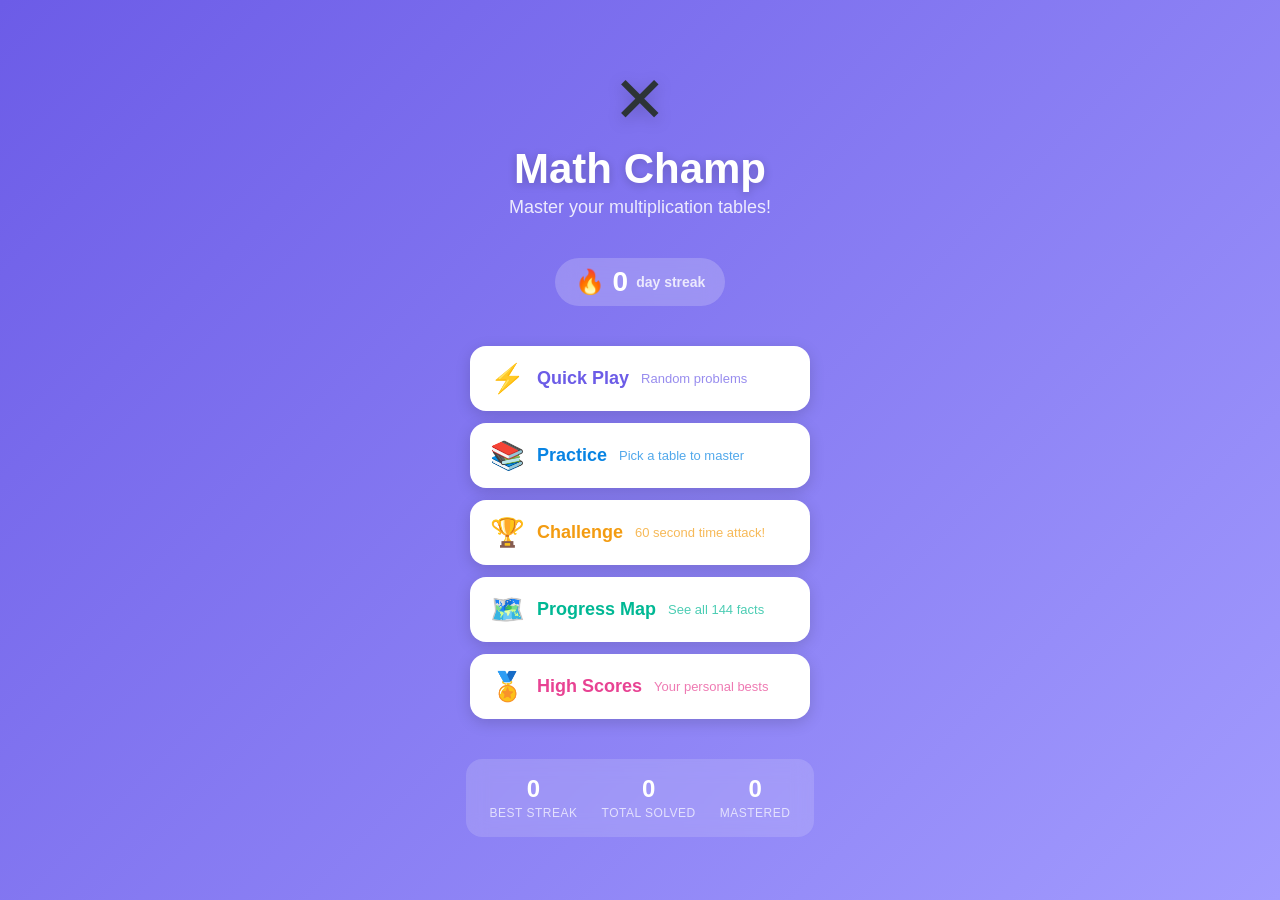
<file: index.html>
<!DOCTYPE html>
<html lang="en">
<head>
  <meta charset="UTF-8">
  <meta name="viewport" content="width=device-width, initial-scale=1.0, user-scalable=no">
  <meta name="apple-mobile-web-app-capable" content="yes">
  <meta name="apple-mobile-web-app-status-bar-style" content="black-translucent">
  <meta name="apple-mobile-web-app-title" content="Math Champ">
  <meta name="theme-color" content="#6c5ce7">
  <title>Math Champ ✕</title>
  <link rel="manifest" href="manifest.json">
  <link rel="apple-touch-icon" href="icon-192.png">
  <link rel="stylesheet" href="style.css">
</head>
<body>
  <div id="app">

    <!-- HOME SCREEN -->
    <div id="screen-home" class="screen active">
      <div class="home-content">
        <div class="logo">
          <span class="logo-icon">✕</span>
          <h1>Math Champ</h1>
          <p class="subtitle">Master your multiplication tables!</p>
        </div>
        <div class="daily-streak" id="daily-streak">
          <span class="daily-fire">🔥</span>
          <span class="daily-count" id="daily-count">0</span>
          <span class="daily-label">day streak</span>
        </div>
        <div class="menu-buttons">
          <button class="btn btn-play" onclick="startQuickPlay()">
            <span class="btn-icon">⚡</span>
            <span class="btn-label">Quick Play</span>
            <span class="btn-desc">Random problems</span>
          </button>
          <button class="btn btn-practice" onclick="showTablePicker()">
            <span class="btn-icon">📚</span>
            <span class="btn-label">Practice</span>
            <span class="btn-desc">Pick a table to master</span>
          </button>
          <button class="btn btn-challenge" onclick="startChallenge()">
            <span class="btn-icon">🏆</span>
            <span class="btn-label">Challenge</span>
            <span class="btn-desc">60 second time attack!</span>
          </button>
          <button class="btn btn-progress" onclick="showProgressMap()">
            <span class="btn-icon">🗺️</span>
            <span class="btn-label">Progress Map</span>
            <span class="btn-desc">See all 144 facts</span>
          </button>
          <button class="btn btn-scores" onclick="showHighScores()">
            <span class="btn-icon">🏅</span>
            <span class="btn-label">High Scores</span>
            <span class="btn-desc">Your personal bests</span>
          </button>
        </div>
        <div class="stats-bar">
          <div class="stat">
            <span class="stat-value" id="home-streak">0</span>
            <span class="stat-label">Best Streak</span>
          </div>
          <div class="stat">
            <span class="stat-value" id="home-total">0</span>
            <span class="stat-label">Total Solved</span>
          </div>
          <div class="stat">
            <span class="stat-value" id="home-mastered">0</span>
            <span class="stat-label">Mastered</span>
          </div>
        </div>
      </div>
    </div>

    <!-- TABLE PICKER SCREEN -->
    <div id="screen-picker" class="screen">
      <div class="picker-content">
        <button class="back-btn" onclick="goHome()">← Back</button>
        <h2>Pick a Table</h2>
        <div class="table-grid" id="table-grid"></div>
      </div>
    </div>

    <!-- PROGRESS MAP SCREEN -->
    <div id="screen-progress" class="screen">
      <div class="progress-content">
        <button class="back-btn" onclick="goHome()">← Back</button>
        <h2>Progress Map</h2>
        <p class="progress-subtitle">Every multiplication fact 1–12</p>
        <div class="progress-legend">
          <span class="legend-item"><span class="legend-dot legend-new"></span> New</span>
          <span class="legend-item"><span class="legend-dot legend-learning"></span> Learning</span>
          <span class="legend-item"><span class="legend-dot legend-good"></span> Good</span>
          <span class="legend-item"><span class="legend-dot legend-mastered"></span> Mastered</span>
        </div>
        <div class="progress-grid" id="progress-grid"></div>
        <div class="progress-summary" id="progress-summary"></div>
      </div>
    </div>

    <!-- HIGH SCORES SCREEN -->
    <div id="screen-scores" class="screen">
      <div class="scores-content">
        <button class="back-btn" onclick="goHome()">← Back</button>
        <h2>🏅 High Scores</h2>
        <div class="scores-section">
          <h3>Challenge Mode</h3>
          <div class="scores-list" id="scores-challenge"></div>
        </div>
        <div class="scores-section">
          <h3>Quick Play</h3>
          <div class="scores-list" id="scores-quick"></div>
        </div>
      </div>
    </div>

    <!-- GAME SCREEN -->
    <div id="screen-game" class="screen">
      <div class="game-header">
        <button class="back-btn" onclick="endGame()">✕</button>
        <div class="game-info">
          <div class="streak" id="streak-display">
            <span class="streak-fire" id="streak-fire">🔥</span>
            <span id="streak-count">0</span>
          </div>
          <div class="score" id="score-display">
            Score: <span id="score-count">0</span>
          </div>
        </div>
        <div class="timer" id="timer-display" style="display:none">
          <span id="timer-value">60</span>s
        </div>
      </div>

      <div class="game-body">
        <div class="mascot" id="mascot">🤔</div>
        <div class="problem-container">
          <div class="problem" id="problem">
            <span class="problem-num" id="num-a">7</span>
            <span class="problem-op">×</span>
            <span class="problem-num" id="num-b">8</span>
            <span class="problem-eq">=</span>
            <span class="problem-answer" id="answer-display">?</span>
          </div>
          <div class="feedback" id="feedback"></div>
        </div>

        <div class="numpad">
          <button class="num-btn" onclick="pressNum(1)">1</button>
          <button class="num-btn" onclick="pressNum(2)">2</button>
          <button class="num-btn" onclick="pressNum(3)">3</button>
          <button class="num-btn" onclick="pressNum(4)">4</button>
          <button class="num-btn" onclick="pressNum(5)">5</button>
          <button class="num-btn" onclick="pressNum(6)">6</button>
          <button class="num-btn" onclick="pressNum(7)">7</button>
          <button class="num-btn" onclick="pressNum(8)">8</button>
          <button class="num-btn" onclick="pressNum(9)">9</button>
          <button class="num-btn num-btn-clear" onclick="clearAnswer()">⌫</button>
          <button class="num-btn" onclick="pressNum(0)">0</button>
          <button class="num-btn num-btn-go" onclick="submitAnswer()">GO</button>
        </div>
      </div>
    </div>

    <!-- RESULTS SCREEN -->
    <div id="screen-results" class="screen">
      <div class="results-content">
        <div class="results-header" id="results-header">
          <span class="results-emoji">🌟</span>
          <h2>Great Job!</h2>
        </div>
        <div class="results-stats">
          <div class="result-stat">
            <span class="result-stat-value" id="result-score">0</span>
            <span class="result-stat-label">Score</span>
          </div>
          <div class="result-stat">
            <span class="result-stat-value" id="result-correct">0</span>
            <span class="result-stat-label">Correct</span>
          </div>
          <div class="result-stat">
            <span class="result-stat-value" id="result-best-streak">0</span>
            <span class="result-stat-label">Best Streak</span>
          </div>
        </div>
        <div class="new-high-score" id="new-high-score" style="display:none">
          🎉 NEW HIGH SCORE! 🎉
        </div>
        <div class="trouble-spots" id="trouble-spots" style="display:none">
          <h3>Keep Practicing</h3>
          <div id="trouble-list"></div>
        </div>
        <div class="results-buttons">
          <button class="btn btn-review" id="btn-review" onclick="startReview()" style="display:none">
            <span class="btn-icon">🔄</span>
            <span class="btn-label">Review Mistakes</span>
          </button>
          <button class="btn btn-play" onclick="playAgain()">
            <span class="btn-icon">▶️</span>
            <span class="btn-label">Play Again</span>
          </button>
          <button class="btn btn-practice" onclick="goHome()">
            <span class="btn-icon">🏠</span>
            <span class="btn-label">Home</span>
          </button>
        </div>
      </div>
    </div>

    <!-- CONFETTI CANVAS -->
    <canvas id="confetti-canvas"></canvas>
  </div>

  <script src="app.js"></script>
</body>
</html>
</file>
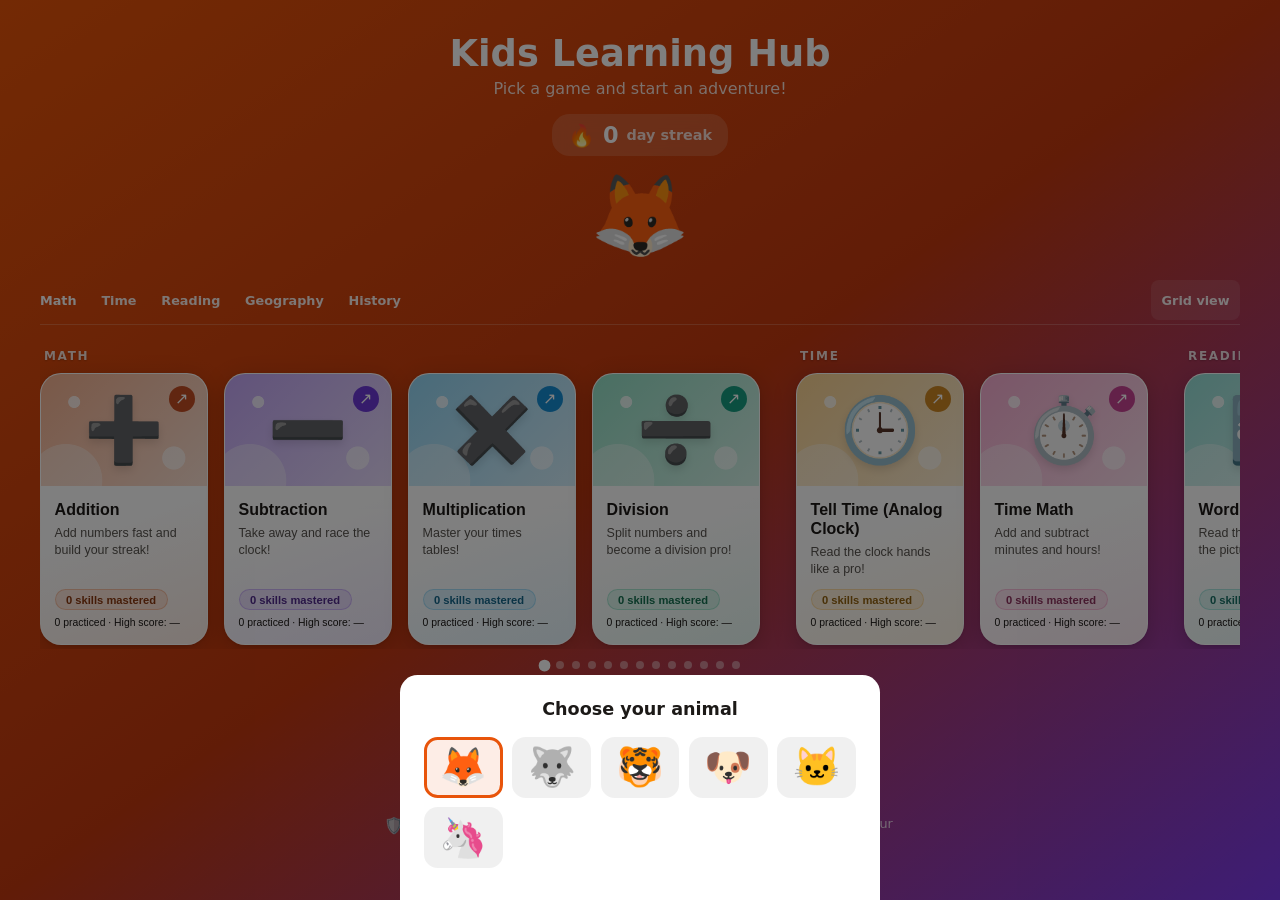
<file: docs/index.html>
<!DOCTYPE html>
<html lang="en">
<head>
  <meta charset="UTF-8">
  <meta name="viewport" content="width=device-width, initial-scale=1.0, viewport-fit=cover, user-scalable=no">
  <meta name="mobile-web-app-capable" content="yes">
  <meta name="apple-mobile-web-app-capable" content="yes">
  <meta name="apple-mobile-web-app-status-bar-style" content="black-translucent">
  <meta name="apple-mobile-web-app-title" content="Kids Learning Hub">
  <meta name="theme-color" content="#e8540a">
  <title>Kids Learning Hub</title>
  <link rel="icon" href="favicon.svg?v=66" type="image/svg+xml">
  <link rel="manifest" href="manifest.json?v=66">
  <link rel="apple-touch-icon" href="icon-192.png?v=66">
  <link rel="stylesheet" href="style.css?v=68">
</head>
<body>
  <div id="app">
    <div id="screen-home" class="screen active">
      <div class="home-content">
        <div class="logo">
          <h1>Kids Learning Hub</h1>
          <p class="subtitle">Pick a game and keep your streak alive!</p>
        </div>

        <div class="daily-streak" id="daily-streak">
          <span class="daily-fire">🔥</span>
          <span class="daily-count" id="daily-count">0</span>
          <span class="daily-label">day streak</span>
        </div>

        <button class="mascot-btn" id="mascot-btn" aria-label="Change animal"></button>

        <div class="home-navigation">
          <div class="category-filters" id="category-filters" role="group" aria-label="Go to a subject"></div>
          <div class="home-tools">
            <button class="learning-btn" id="continue-btn" hidden>Continue playing</button>
            <button class="learning-btn" id="all-games-btn" aria-pressed="false" title="Switch between carousel and grid layouts">Grid view</button>
          </div>
        </div>

        <div class="carousel-wrapper">
          <div class="games-carousel" id="games-grid"></div>
          <div class="carousel-dots" id="carousel-dots"></div>
        </div>

        <div class="stats-bar">
          <div class="stat">
            <span class="stat-value" id="home-best-streak">0</span>
            <span class="stat-label">Best Streak</span>
          </div>
          <div class="stat">
            <span class="stat-value" id="home-total">0</span>
            <span class="stat-label">Total Correct</span>
          </div>
          <button class="learning-btn" id="passport-btn">
            <svg viewBox="0 0 24 28" fill="none" stroke="currentColor" stroke-width="1.5" aria-hidden="true" focusable="false">
              <rect x="3" y="2" width="18" height="24" rx="2" />
              <circle cx="12" cy="12" r="5" />
              <path d="M7 12h10M12 7c-3 3-3 7 0 10 3-3 3-7 0-10M8 21h8" />
            </svg>
            <span>Passport</span><span class="passport-arrow" aria-hidden="true">›</span>
          </button>
        </div>

        <footer class="app-footer">
          <span class="app-footer-icon" aria-hidden="true">🛡️</span>
          <p>
            Safe for kids: no ads, no cookies, no tracking, 100%
            <a href="https://github.com/madskristensen/mathtable" target="_blank" rel="noopener noreferrer">open source</a>, and your progress stays right here on this device.
            <br><span id="offline-status" role="status">Offline setup not yet verified.</span>
          </p>
        </footer>
        <nav class="family-footer" aria-label="More from our family">
          Made by a Redmond dad ·
          <a href="https://gamethetime.fun" target="_blank" rel="noopener">Game The Time</a> ·
          <a href="https://afterpickup.com" target="_blank" rel="noopener">After Pickup</a> ·
          <a href="https://eastsidecalendar.com" target="_blank" rel="noopener">Eastside Family Calendar</a>
        </nav>
      </div>
    </div>

    <div id="screen-mode-menu" class="screen">
      <div class="mode-content">
        <button class="back-btn" id="mode-menu-back-btn">←</button>
        <div class="mascot" id="mode-menu-mascot"></div>
        <h2 id="mode-game-title">Game Modes</h2>
        <p class="mode-subtitle">Pick how you want to play</p>
        <label class="level-picker" for="level-select">Learning level
          <select id="level-select"></select>
          <span id="level-description"></span>
        </label>
        <div class="mode-list" id="mode-list"></div>
      </div>
    </div>

    <div id="screen-mode-option-picker" class="screen">
      <div class="mode-content">
        <button class="back-btn" id="mode-option-back-btn">←</button>
        <h2 id="mode-option-title">Pick an option</h2>
        <div class="table-grid" id="mode-option-grid"></div>
      </div>
    </div>

    <div id="screen-mode-view" class="screen">
      <div class="mode-content mode-view-content">
        <button class="back-btn" id="mode-view-back-btn">←</button>
        <h2 id="mode-view-title">View</h2>
        <div id="mode-view-body" class="mode-view-body"></div>
      </div>
    </div>

    <div id="screen-game" class="screen">
      <div class="game-header">
        <button class="back-btn" id="game-back-btn">←</button>
        <div class="game-info">
          <div class="game-title" id="game-title"></div>
          <div class="score-row">
            <div class="streak"><span id="streak-count">0</span>🔥</div>
            <div class="score">Score <span id="score-count">0</span></div>
            <div class="progress" id="round-progress">1/10</div>
            <div class="timer" id="timer-display" style="display:none">⏱️ <span id="timer-value">60</span>s</div>
          </div>
        </div>
      </div>

      <div class="game-body">
          <div class="mascot" id="mascot"></div>
          <div class="prompt" id="prompt"></div>
          <div class="feedback" id="feedback" role="status" aria-live="polite"></div>
          <div class="answers" id="answers"></div>
          <div class="answer-explanation" id="answer-explanation" hidden></div>
          <button class="learning-btn" id="next-question-btn" hidden>Next</button>
        </div>
    </div>

    <div id="screen-results" class="screen">
      <div class="results-content">
        <div class="results-header" id="results-header">
          <span class="results-emoji">🌟</span>
          <h2>Great Job!</h2>
        </div>

        <div class="results-stats">
          <div class="result-stat">
            <span class="result-stat-value" id="result-score">0</span>
            <span class="result-stat-label">Score</span>
          </div>
          <div class="result-stat">
            <span class="result-stat-value" id="result-correct">0/0</span>
            <span class="result-stat-label">Correct</span>
          </div>
          <div class="result-stat">
            <span class="result-stat-value" id="result-best-streak">0</span>
            <span class="result-stat-label">Best Streak</span>
          </div>
        </div>

        <div class="new-high-score" id="new-high-score" style="display:none">🎉 NEW HIGH SCORE! 🎉</div>

        <div class="learning-results" id="learning-results" aria-live="polite"></div>
        <div class="results-buttons">
          <button class="btn btn-practice" id="btn-review" hidden>
            <span class="btn-label">Practice my tricky ones</span>
          </button>
          <button class="btn btn-play" id="btn-play-again">
            <span class="btn-icon">▶️</span>
            <span class="btn-label">Play Again</span>
          </button>
          <button class="btn btn-practice" id="btn-go-home">
            <span class="btn-icon">🏠</span>
            <span class="btn-label">Home</span>
          </button>
        </div>
      </div>
    </div>

    <div id="screen-passport" class="screen">
      <div class="mode-content">
        <button class="back-btn" id="passport-back-btn" aria-label="Back to home">←</button>
        <h2>Learning Passport</h2>
        <p class="mode-subtitle">Explore, improve, and collect stamps. No perfect scores needed!</p>
        <div class="passport-body" id="passport-body"></div>
      </div>
    </div>

    <canvas id="confetti-canvas"></canvas>

    <div class="picker-overlay" id="picker-overlay" aria-hidden="true">
      <div class="picker-sheet">
        <p class="picker-sheet-label">Choose your animal</p>
        <div class="animal-options" id="animal-options"></div>
      </div>
    </div>
  </div>

  <script type="module" src="app.js?v=66"></script>
</body>
</html>
</file>
<file: style.css>
/* ============================================
   MATH CHAMP — Styles
   ============================================ */

:root {
  --purple: #6c5ce7;
  --purple-dark: #5a4bd1;
  --pink: #e84393;
  --orange: #f39c12;
  --green: #00b894;
  --red: #e74c3c;
  --blue: #0984e3;
  --bg-start: #6c5ce7;
  --bg-end: #a29bfe;
  --text: #2d3436;
  --text-light: #636e72;
  --white: #ffffff;
  --shadow: 0 4px 15px rgba(0, 0, 0, 0.15);
  --shadow-lg: 0 8px 30px rgba(0, 0, 0, 0.2);
  --radius: 16px;
  --radius-sm: 12px;
}

* {
  margin: 0;
  padding: 0;
  box-sizing: border-box;
  -webkit-tap-highlight-color: transparent;
  -webkit-touch-callout: none;
  -webkit-user-select: none;
  user-select: none;
}

html, body {
  height: 100%;
  overflow: hidden;
}

body {
  font-family: -apple-system, BlinkMacSystemFont, 'Segoe UI', Roboto, sans-serif;
  background: linear-gradient(135deg, var(--bg-start), var(--bg-end));
  color: var(--text);
  min-height: 100dvh;
}

#app {
  height: 100dvh;
  position: relative;
  overflow: hidden;
}

/* ============================================
   SCREENS
   ============================================ */

.screen {
  position: absolute;
  inset: 0;
  display: flex;
  flex-direction: column;
  opacity: 0;
  pointer-events: none;
  transform: scale(0.95);
  transition: opacity 0.3s ease, transform 0.3s ease;
}

.screen.active {
  opacity: 1;
  pointer-events: auto;
  transform: scale(1);
}

/* ============================================
   HOME SCREEN
   ============================================ */

.home-content {
  flex: 1;
  display: flex;
  flex-direction: column;
  align-items: center;
  justify-content: center;
  padding: 24px;
  gap: 32px;
}

.logo {
  text-align: center;
}

.logo-icon {
  font-size: 64px;
  display: block;
  animation: pulse 2s ease-in-out infinite;
  filter: drop-shadow(0 4px 8px rgba(0,0,0,0.2));
}

@keyframes pulse {
  0%, 100% { transform: scale(1); }
  50% { transform: scale(1.1); }
}

.logo h1 {
  font-size: 42px;
  font-weight: 800;
  color: var(--white);
  text-shadow: 0 2px 10px rgba(0, 0, 0, 0.2);
  margin-top: 8px;
}

.subtitle {
  color: rgba(255, 255, 255, 0.85);
  font-size: 18px;
  margin-top: 4px;
}

/* ============================================
   MENU BUTTONS
   ============================================ */

.menu-buttons {
  display: flex;
  flex-direction: column;
  gap: 12px;
  width: 100%;
  max-width: 340px;
}

.btn {
  display: flex;
  align-items: center;
  gap: 12px;
  padding: 16px 20px;
  border: none;
  border-radius: var(--radius);
  font-size: 16px;
  cursor: pointer;
  transition: transform 0.15s ease, box-shadow 0.15s ease;
  box-shadow: var(--shadow);
  text-align: left;
  position: relative;
  overflow: hidden;
}

.btn:active {
  transform: scale(0.97);
}

.btn-icon {
  font-size: 28px;
  flex-shrink: 0;
}

.btn-label {
  font-weight: 700;
  font-size: 18px;
  display: block;
}

.btn-desc {
  font-size: 13px;
  opacity: 0.7;
  display: block;
}

.btn-play {
  background: var(--white);
  color: var(--purple);
}

.btn-practice {
  background: var(--white);
  color: var(--blue);
}

.btn-challenge {
  background: var(--white);
  color: var(--orange);
}

/* ============================================
   STATS BAR
   ============================================ */

.stats-bar {
  display: flex;
  gap: 24px;
  padding: 16px 24px;
  background: rgba(255, 255, 255, 0.15);
  backdrop-filter: blur(10px);
  -webkit-backdrop-filter: blur(10px);
  border-radius: var(--radius);
}

.stat {
  text-align: center;
}

.stat-value {
  font-size: 24px;
  font-weight: 800;
  color: var(--white);
  display: block;
}

.stat-label {
  font-size: 12px;
  color: rgba(255, 255, 255, 0.7);
  text-transform: uppercase;
  letter-spacing: 0.5px;
}

/* ============================================
   TABLE PICKER
   ============================================ */

.picker-content {
  flex: 1;
  padding: 24px;
  display: flex;
  flex-direction: column;
  align-items: center;
}

.picker-content h2 {
  color: var(--white);
  font-size: 28px;
  margin-bottom: 24px;
}

.back-btn {
  align-self: flex-start;
  background: rgba(255, 255, 255, 0.2);
  border: none;
  color: var(--white);
  font-size: 16px;
  font-weight: 600;
  padding: 8px 16px;
  border-radius: 20px;
  cursor: pointer;
  margin-bottom: 16px;
  transition: background 0.2s;
}

.back-btn:active {
  background: rgba(255, 255, 255, 0.35);
}

.table-grid {
  display: grid;
  grid-template-columns: repeat(3, 1fr);
  gap: 12px;
  width: 100%;
  max-width: 340px;
}

.table-btn {
  aspect-ratio: 1;
  border: none;
  border-radius: var(--radius-sm);
  font-size: 28px;
  font-weight: 800;
  cursor: pointer;
  transition: transform 0.15s ease;
  box-shadow: var(--shadow);
  display: flex;
  flex-direction: column;
  align-items: center;
  justify-content: center;
  gap: 4px;
  position: relative;
}

.table-btn:active {
  transform: scale(0.95);
}

.table-btn .mastery {
  font-size: 10px;
  font-weight: 600;
  opacity: 0.7;
}

.table-btn .mastery-star {
  position: absolute;
  top: 6px;
  right: 6px;
  font-size: 16px;
}

.table-btn-1  { background: #ff6b6b; color: white; }
.table-btn-2  { background: #ee5a24; color: white; }
.table-btn-3  { background: #f39c12; color: white; }
.table-btn-4  { background: #fdcb6e; color: #5a4e3a; }
.table-btn-5  { background: #00b894; color: white; }
.table-btn-6  { background: #00cec9; color: white; }
.table-btn-7  { background: #0984e3; color: white; }
.table-btn-8  { background: #6c5ce7; color: white; }
.table-btn-9  { background: #e84393; color: white; }
.table-btn-10 { background: #fd79a8; color: white; }
.table-btn-11 { background: #636e72; color: white; }
.table-btn-12 { background: #2d3436; color: white; }

/* ============================================
   GAME SCREEN
   ============================================ */

.game-header {
  display: flex;
  align-items: center;
  justify-content: space-between;
  padding: 16px 20px;
  gap: 12px;
}

.game-header .back-btn {
  margin-bottom: 0;
  font-size: 20px;
  width: 40px;
  height: 40px;
  padding: 0;
  display: flex;
  align-items: center;
  justify-content: center;
  border-radius: 50%;
}

.game-info {
  display: flex;
  align-items: center;
  gap: 16px;
}

.streak {
  display: flex;
  align-items: center;
  gap: 4px;
  font-size: 20px;
  font-weight: 800;
  color: var(--white);
}

.streak-fire {
  font-size: 24px;
  transition: transform 0.2s ease;
}

.streak-fire.big {
  transform: scale(1.5);
}

.score {
  font-size: 16px;
  font-weight: 600;
  color: rgba(255, 255, 255, 0.8);
}

.timer {
  background: rgba(255, 255, 255, 0.2);
  padding: 8px 16px;
  border-radius: 20px;
  font-size: 20px;
  font-weight: 800;
  color: var(--white);
}

.timer.warning {
  background: var(--red);
  animation: timerPulse 0.5s ease-in-out infinite;
}

@keyframes timerPulse {
  0%, 100% { transform: scale(1); }
  50% { transform: scale(1.05); }
}

.game-body {
  flex: 1;
  display: flex;
  flex-direction: column;
  justify-content: center;
  padding: 0 20px 24px;
  gap: 24px;
}

/* ============================================
   PROBLEM DISPLAY
   ============================================ */

.problem-container {
  text-align: center;
}

.problem {
  display: flex;
  align-items: center;
  justify-content: center;
  gap: 12px;
  font-size: 48px;
  font-weight: 800;
  color: var(--white);
  text-shadow: 0 2px 8px rgba(0, 0, 0, 0.15);
  transition: transform 0.2s ease;
}

.problem.correct {
  animation: correctBounce 0.5s ease;
}

.problem.wrong {
  animation: wrongShake 0.4s ease;
}

@keyframes correctBounce {
  0% { transform: scale(1); }
  30% { transform: scale(1.15); }
  100% { transform: scale(1); }
}

@keyframes wrongShake {
  0%, 100% { transform: translateX(0); }
  20% { transform: translateX(-12px); }
  40% { transform: translateX(12px); }
  60% { transform: translateX(-8px); }
  80% { transform: translateX(8px); }
}

.problem-answer {
  min-width: 80px;
  padding: 4px 12px;
  background: rgba(255, 255, 255, 0.2);
  border-radius: var(--radius-sm);
  display: inline-block;
}

.problem-answer.has-value {
  background: rgba(255, 255, 255, 0.3);
}

.feedback {
  font-size: 24px;
  font-weight: 700;
  margin-top: 12px;
  min-height: 36px;
  color: var(--white);
  transition: opacity 0.2s;
}

.feedback.correct-fb {
  color: #55efc4;
}

.feedback.wrong-fb {
  color: #fab1a0;
}

/* ============================================
   NUMPAD
   ============================================ */

.numpad {
  display: grid;
  grid-template-columns: repeat(3, 1fr);
  gap: 10px;
  max-width: 320px;
  margin: 0 auto;
  width: 100%;
}

.num-btn {
  height: 64px;
  border: none;
  border-radius: var(--radius-sm);
  font-size: 24px;
  font-weight: 700;
  background: rgba(255, 255, 255, 0.9);
  color: var(--text);
  cursor: pointer;
  transition: transform 0.1s ease, background 0.1s ease;
  box-shadow: 0 2px 8px rgba(0, 0, 0, 0.1);
}

.num-btn:active {
  transform: scale(0.93);
  background: rgba(255, 255, 255, 1);
}

.num-btn-clear {
  background: rgba(255, 255, 255, 0.5);
  font-size: 22px;
}

.num-btn-go {
  background: var(--green);
  color: var(--white);
  font-size: 20px;
  font-weight: 800;
}

.num-btn-go:active {
  background: #00a884;
}

/* ============================================
   RESULTS SCREEN
   ============================================ */

.results-content {
  flex: 1;
  display: flex;
  flex-direction: column;
  align-items: center;
  justify-content: center;
  padding: 24px;
  gap: 24px;
}

.results-header {
  text-align: center;
}

.results-emoji {
  font-size: 64px;
  display: block;
  animation: pulse 2s ease-in-out infinite;
}

.results-header h2 {
  font-size: 32px;
  color: var(--white);
  margin-top: 8px;
}

.results-stats {
  display: flex;
  gap: 24px;
  padding: 20px 32px;
  background: rgba(255, 255, 255, 0.15);
  backdrop-filter: blur(10px);
  -webkit-backdrop-filter: blur(10px);
  border-radius: var(--radius);
}

.result-stat {
  text-align: center;
}

.result-stat-value {
  font-size: 32px;
  font-weight: 800;
  color: var(--white);
  display: block;
}

.result-stat-label {
  font-size: 13px;
  color: rgba(255, 255, 255, 0.7);
  text-transform: uppercase;
  letter-spacing: 0.5px;
}

.trouble-spots {
  background: rgba(255, 255, 255, 0.1);
  border-radius: var(--radius);
  padding: 16px 20px;
  width: 100%;
  max-width: 340px;
}

.trouble-spots h3 {
  color: rgba(255, 255, 255, 0.8);
  font-size: 14px;
  text-transform: uppercase;
  letter-spacing: 1px;
  margin-bottom: 12px;
}

.trouble-item {
  display: flex;
  justify-content: space-between;
  align-items: center;
  padding: 8px 0;
  border-bottom: 1px solid rgba(255, 255, 255, 0.1);
  color: rgba(255, 255, 255, 0.9);
  font-size: 16px;
  font-weight: 600;
}

.trouble-item:last-child {
  border-bottom: none;
}

.trouble-item .correct-answer {
  color: #55efc4;
}

.results-buttons {
  display: flex;
  gap: 12px;
  width: 100%;
  max-width: 340px;
}

.results-buttons .btn {
  flex: 1;
  justify-content: center;
  text-align: center;
}

.results-buttons .btn-label {
  font-size: 16px;
}

/* ============================================
   DAILY STREAK
   ============================================ */

.daily-streak {
  display: flex;
  align-items: center;
  gap: 8px;
  background: rgba(255, 255, 255, 0.2);
  backdrop-filter: blur(10px);
  -webkit-backdrop-filter: blur(10px);
  padding: 8px 20px;
  border-radius: 24px;
}

.daily-fire {
  font-size: 24px;
  animation: pulse 2s ease-in-out infinite;
}

.daily-count {
  font-size: 28px;
  font-weight: 800;
  color: var(--white);
}

.daily-label {
  font-size: 14px;
  color: rgba(255, 255, 255, 0.8);
  font-weight: 600;
}

/* ============================================
   EXTRA MENU BUTTONS
   ============================================ */

.btn-progress {
  background: var(--white);
  color: #00b894;
}

.btn-scores {
  background: var(--white);
  color: #e84393;
}

.btn-review {
  background: var(--white);
  color: #e74c3c;
  width: 100%;
}

/* ============================================
   MASCOT
   ============================================ */

.mascot {
  font-size: 48px;
  text-align: center;
  transition: transform 0.3s ease;
  filter: drop-shadow(0 2px 6px rgba(0,0,0,0.15));
}

.mascot.bounce {
  animation: mascotBounce 0.5s ease;
}

.mascot.shake {
  animation: mascotShake 0.4s ease;
}

.mascot.dance {
  animation: mascotDance 0.8s ease;
}

@keyframes mascotBounce {
  0%   { transform: translateY(0) scale(1); }
  30%  { transform: translateY(-16px) scale(1.2); }
  50%  { transform: translateY(-8px) scale(1.1); }
  100% { transform: translateY(0) scale(1); }
}

@keyframes mascotShake {
  0%, 100% { transform: rotate(0deg); }
  20% { transform: rotate(-12deg); }
  40% { transform: rotate(12deg); }
  60% { transform: rotate(-8deg); }
  80% { transform: rotate(8deg); }
}

@keyframes mascotDance {
  0%   { transform: translateY(0) rotate(0deg); }
  20%  { transform: translateY(-10px) rotate(-8deg); }
  40%  { transform: translateY(0) rotate(8deg); }
  60%  { transform: translateY(-10px) rotate(-8deg); }
  80%  { transform: translateY(0) rotate(8deg); }
  100% { transform: translateY(0) rotate(0deg); }
}

/* ============================================
   PROGRESS MAP
   ============================================ */

.progress-content {
  flex: 1;
  padding: 24px;
  display: flex;
  flex-direction: column;
  align-items: center;
  overflow-y: auto;
  -webkit-overflow-scrolling: touch;
}

.progress-content h2 {
  color: var(--white);
  font-size: 28px;
  margin-bottom: 4px;
}

.progress-subtitle {
  color: rgba(255, 255, 255, 0.7);
  font-size: 14px;
  margin-bottom: 12px;
}

.progress-legend {
  display: flex;
  gap: 12px;
  margin-bottom: 16px;
  flex-wrap: wrap;
  justify-content: center;
}

.legend-item {
  display: flex;
  align-items: center;
  gap: 4px;
  color: rgba(255, 255, 255, 0.8);
  font-size: 12px;
  font-weight: 600;
}

.legend-dot {
  width: 12px;
  height: 12px;
  border-radius: 3px;
}

.legend-new      { background: rgba(255,255,255,0.2); }
.legend-learning { background: #fdcb6e; }
.legend-good     { background: #00b894; }
.legend-mastered { background: #6c5ce7; }

.progress-grid {
  display: grid;
  grid-template-columns: 24px repeat(12, 1fr);
  gap: 3px;
  width: 100%;
  max-width: 400px;
}

.grid-header {
  font-size: 11px;
  font-weight: 700;
  color: rgba(255, 255, 255, 0.6);
  display: flex;
  align-items: center;
  justify-content: center;
}

.grid-cell {
  aspect-ratio: 1;
  border-radius: 4px;
  display: flex;
  align-items: center;
  justify-content: center;
  font-size: 9px;
  font-weight: 700;
  transition: transform 0.15s;
  cursor: default;
}

.grid-cell:hover {
  transform: scale(1.15);
  z-index: 1;
}

.grid-cell.cell-new      { background: rgba(255,255,255,0.15); color: rgba(255,255,255,0.4); }
.grid-cell.cell-learning { background: #fdcb6e; color: #5a4e3a; }
.grid-cell.cell-good     { background: #00b894; color: white; }
.grid-cell.cell-mastered { background: #6c5ce7; color: white; }

.progress-summary {
  margin-top: 16px;
  padding: 12px 20px;
  background: rgba(255, 255, 255, 0.1);
  border-radius: var(--radius);
  color: rgba(255, 255, 255, 0.9);
  font-size: 14px;
  font-weight: 600;
  text-align: center;
}

/* ============================================
   HIGH SCORES
   ============================================ */

.scores-content {
  flex: 1;
  padding: 24px;
  display: flex;
  flex-direction: column;
  align-items: center;
  overflow-y: auto;
  -webkit-overflow-scrolling: touch;
}

.scores-content h2 {
  color: var(--white);
  font-size: 28px;
  margin-bottom: 20px;
}

.scores-section {
  width: 100%;
  max-width: 340px;
  margin-bottom: 24px;
}

.scores-section h3 {
  color: rgba(255, 255, 255, 0.7);
  font-size: 13px;
  text-transform: uppercase;
  letter-spacing: 1px;
  margin-bottom: 8px;
}

.scores-list {
  background: rgba(255, 255, 255, 0.1);
  border-radius: var(--radius);
  overflow: hidden;
}

.score-entry {
  display: flex;
  align-items: center;
  padding: 12px 16px;
  border-bottom: 1px solid rgba(255, 255, 255, 0.08);
  color: var(--white);
}

.score-entry:last-child {
  border-bottom: none;
}

.score-rank {
  font-size: 18px;
  font-weight: 800;
  width: 32px;
  text-align: center;
}

.score-rank.gold   { color: #fdcb6e; }
.score-rank.silver { color: #dfe6e9; }
.score-rank.bronze { color: #e17055; }

.score-details {
  flex: 1;
  margin-left: 12px;
}

.score-value {
  font-size: 18px;
  font-weight: 700;
}

.score-date {
  font-size: 12px;
  color: rgba(255, 255, 255, 0.5);
}

.score-accuracy {
  font-size: 14px;
  font-weight: 700;
  color: #55efc4;
}

.scores-empty {
  padding: 20px;
  text-align: center;
  color: rgba(255, 255, 255, 0.5);
  font-size: 14px;
}

/* ============================================
   NEW HIGH SCORE BANNER
   ============================================ */

.new-high-score {
  font-size: 18px;
  font-weight: 800;
  color: #fdcb6e;
  text-align: center;
  animation: highScorePulse 0.6s ease-in-out infinite alternate;
}

@keyframes highScorePulse {
  from { transform: scale(1); opacity: 0.8; }
  to   { transform: scale(1.05); opacity: 1; }
}

/* ============================================
   CONFETTI
   ============================================ */

#confetti-canvas {
  position: fixed;
  inset: 0;
  pointer-events: none;
  z-index: 100;
}

/* ============================================
   RESPONSIVE
   ============================================ */

@media (min-height: 800px) {
  .problem {
    font-size: 56px;
  }
  .num-btn {
    height: 72px;
    font-size: 28px;
  }
  .home-content {
    gap: 40px;
  }
  .mascot {
    font-size: 56px;
  }
}

@media (max-height: 600px) {
  .logo-icon { font-size: 40px; }
  .logo h1 { font-size: 32px; }
  .home-content { gap: 12px; }
  .daily-streak { padding: 4px 14px; }
  .daily-count { font-size: 22px; }
  .menu-buttons { gap: 8px; }
  .btn { padding: 12px 16px; }
  .problem { font-size: 36px; }
  .num-btn { height: 52px; font-size: 20px; }
  .game-body { gap: 8px; }
  .mascot { font-size: 32px; }
}

/* Safe area padding for notched devices */
@supports (padding-top: env(safe-area-inset-top)) {
  .game-header {
    padding-top: calc(16px + env(safe-area-inset-top));
  }
  .home-content {
    padding-top: calc(24px + env(safe-area-inset-top));
  }
  .picker-content {
    padding-top: calc(24px + env(safe-area-inset-top));
  }
  .progress-content {
    padding-top: calc(24px + env(safe-area-inset-top));
  }
  .scores-content {
    padding-top: calc(24px + env(safe-area-inset-top));
  }
  .numpad {
    padding-bottom: env(safe-area-inset-bottom);
  }
}
</file>
<file: docs/style.css>
:root {
  --primary: #e8540a;
  --primary-dark: #c44208;
  --accent: #7c3aed;
  --green: #10b981;
  --red: #ef4444;
  --surface: rgba(255, 250, 240, 0.82);
  --surface-strong: rgba(255, 245, 230, 0.9);
  --surface-soft: rgba(255, 255, 255, 0.15);
  --text: #1c1917;
  --text-on-light: var(--text);
  --white: #fff;
  /* Translucent whites used across answer / numpad / table buttons and overlays */
  --white-92: rgba(255, 255, 255, 0.92);
  --white-85: rgba(255, 255, 255, 0.85);
  --white-78: rgba(255, 255, 255, 0.78);
  --card-border: rgba(255, 255, 255, 0.35);
  --card-bg: linear-gradient(175deg, rgba(255, 255, 255, 0.96) 0%, rgba(255, 248, 235, 0.92) 100%);
  --bg-start: #e8540a;
  --bg-mid: #c4390f;
  --bg-end: #7c3aed;
  --radius: 1.1rem;
  --radius-sm: 0.85rem;
  --shadow: 0 8px 28px rgba(0, 0, 0, 0.2);
  /* Shared springy easing for card / icon transforms */
  --ease-bounce: cubic-bezier(0.34, 1.56, 0.64, 1);
  --app-height: 100vh;
  --app-large-height: 100vh;
}

[hidden] { display: none !important; }

.learning-btn {
  min-height: 2.5rem;
  border: 1px solid var(--card-border);
  border-radius: var(--radius-sm);
  background: var(--surface-strong);
  color: var(--text);
  padding: 0.6rem 0.9rem;
  font: inherit;
  font-weight: 800;
  cursor: pointer;
}

.learning-btn[aria-pressed='true'] {
  background: var(--accent);
  color: var(--white);
}

.home-navigation {
  display: flex;
  align-items: center;
  justify-content: space-between;
  gap: 0.75rem;
  width: 100%;
  max-width: 1200px;
  flex-shrink: 0;
  padding: 0.25rem 0;
  border-bottom: 1px solid rgba(255, 255, 255, 0.2);
}

.home-tools, .category-filters {
  display: flex;
  align-items: center;
  gap: 0.25rem;
  min-width: 0;
}

.home-navigation .learning-btn {
  background: transparent;
  color: var(--white-92);
  border: none;
  border-radius: 0.5rem;
  padding: 0.45rem 0.65rem;
  font-size: 0.8rem;
  font-weight: 700;
  white-space: nowrap;
}

.category-filters {
  overflow-x: auto;
  scrollbar-width: none;
}
.category-filters::-webkit-scrollbar { display: none; }
.category-filters .learning-btn { flex-shrink: 0; border-radius: 0; }
.category-filters .learning-btn[aria-pressed='true'] {
  color: var(--white);
  background: transparent;
  font-weight: 900;
}

.home-tools { flex-shrink: 0; }
.home-tools .learning-btn { background: rgba(255, 255, 255, 0.1); }
#continue-btn { max-width: 11rem; overflow: hidden; text-overflow: ellipsis; }
#continue-btn::before { content: '\25B6'; margin-right: 0.35rem; font-size: 0.65rem; }

@media (max-width: 850px) {
  .home-navigation { flex-direction: column; gap: 0.25rem; align-items: stretch; }
  .home-tools { justify-content: center; }
  .home-tools .learning-btn { font-size: 0.75rem; padding-inline: 0.5rem; }
  #continue-btn { flex: 0 1 11rem; min-width: 0; }
  .category-filters { width: 100%; }
}

@media (hover: hover) {
  .home-navigation .learning-btn:hover { background: rgba(255, 255, 255, 0.18); }
}

@media (max-width: 600px) {
  #all-games-btn { display: none; }
}

.level-picker {
  display: grid;
  gap: 0.5rem;
  width: 100%;
  max-width: 24rem;
  margin: 0 auto;
  color: var(--white);
  text-align: center;
}

.level-picker select {
  min-height: 2.5rem;
  padding: 0.5rem;
  border-radius: var(--radius-sm);
  background: var(--surface-strong);
  color: var(--text);
  font: inherit;
  cursor: pointer;
}

.game-card-progress { font-size: 0.65rem; margin-top: 0.4rem; }

.games-carousel.games-grid-view {
  display: block;
  overflow: visible;
  scroll-snap-type: none;
}

.games-grid-view::before { display: none; }
.games-grid-view .category-group { margin: 0 0 1.5rem; }
.games-grid-view .category-cards {
  display: grid;
  grid-template-columns: repeat(auto-fit, minmax(9rem, 1fr));
}
.games-grid-view .game-card { width: 100%; }

.answer-explanation, .learning-results, .skill-tile, .passport-stamp {
  background: var(--surface-strong);
  border-radius: var(--radius);
  padding: 1rem;
  color: var(--text);
  text-align: center;
}

.answer-explanation {
  width: 100%;
  max-width: 30rem;
}

.answer-explanation p + p { margin-top: 0.6rem; }
.game-body:has(.answer-explanation:not([hidden])) { justify-content: flex-start; }
.game-body:has(#next-question-btn:not([hidden]))::after {
  content: '';
  flex: 0 0 2rem;
}
.game-body > * { flex-shrink: 0; }
.results-content { overflow-y: auto; justify-content: flex-start; }
.results-buttons { flex-wrap: wrap; justify-content: center; }
.learning-results { max-width: 30rem; }
.learning-results p + p { margin-top: 0.5rem; }

.dot-groups {
  display: flex;
  flex-wrap: wrap;
  gap: 0.5rem;
  justify-content: center;
  align-items: center;
  margin-top: 0.75rem;
}
.dot-groups > div {
  display: flex;
  flex-wrap: wrap;
  gap: 0.2rem;
  max-width: 7rem;
  padding: 0.4rem;
  border: 2px solid var(--accent);
  border-radius: var(--radius-sm);
}
.learning-dot { width: 0.65rem; height: 0.65rem; border-radius: 50%; background: var(--accent); }
.removed-dots { opacity: 0.45; }
.removed-dots .learning-dot { background: var(--red); }
.clock-teaching .question-title { display: none; }
.clock-teaching .clock-face-wrap { margin: 0.75rem auto; }
.clock-teaching .clock-hand.hour { background: var(--accent); }
.clock-teaching .clock-hand.minute { background: var(--primary); }

.skills-grid, .passport-grid { display: grid; grid-template-columns: repeat(auto-fit, minmax(9rem, 1fr)); gap: 0.75rem; }
.skill-tile { display: grid; gap: 0.4rem; }
.skill-tile.mastered, .passport-stamp.earned { border: 3px solid var(--green); }
.passport-body { width: 100%; max-width: 55rem; margin: 0 auto; }
.passport-body h3 { color: var(--white); margin: 1rem 0; }
.passport-stamp { display: grid; gap: 0.5rem; border: 3px dashed var(--card-border); }
.passport-stamp > span { font-size: 2.5rem; }

.learning-btn:focus-visible, .level-picker select:focus-visible {
  outline: 3px solid var(--white);
  outline-offset: 3px;
}

@supports (height: 100dvh) {
  :root {
    --app-height: 100dvh;
  }
}

@supports (height: 100lvh) {
  :root {
    --app-large-height: 100lvh;
  }
}

/* 🦊 Fox — warm orange-red (default) */
:root[data-animal='🦊'] {
  --bg-start: #e8540a;
  --bg-mid: #c4390f;
  --bg-end: #7c3aed;
}

/* 🐺 Wolf — cool slate-blue */
:root[data-animal='🐺'] {
  --bg-start: #374151;
  --bg-mid: #1e3a5f;
  --bg-end: #312e81;
}

/* 🐯 Tiger — golden amber */
:root[data-animal='🐯'] {
  --bg-start: #d97706;
  --bg-mid: #b45309;
  --bg-end: #92400e;
}

/* 🐶 Dog — sky blue */
:root[data-animal='🐶'] {
  --bg-start: #0369a1;
  --bg-mid: #0284c7;
  --bg-end: #0e7490;
}

/* 🐱 Cat — purple-pink */
:root[data-animal='🐱'] {
  --bg-start: #7c3aed;
  --bg-mid: #a21caf;
  --bg-end: #be185d;
}

/* 🦄 Unicorn — girly pink */
:root[data-animal='🦄'] {
  --bg-start: #f9a8d4;
  --bg-mid: #f472b6;
  --bg-end: #ec4899;
}

* {
  box-sizing: border-box;
  margin: 0;
  padding: 0;
  -webkit-tap-highlight-color: transparent;
}

html, body {
  width: 100%;
  height: var(--app-height);
  min-height: 100%;
  overflow-x: hidden;
  /* Solid base color tints iOS safe areas (notch / home-indicator) and
     rubber-band over-scroll regions so they don't flash white. The full
     gradient is painted by `body::before` below to guarantee it covers the
     entire viewport on iOS standalone PWAs (where `background-attachment:
     fixed` on html/body is unreliable behind the home-indicator safe area). */
  background-color: var(--bg-start);
  background-image: linear-gradient(145deg, var(--bg-start) 0%, var(--bg-mid) 50%, var(--bg-end) 100%);
  background-size: 100% var(--app-large-height);
}

/* Full-viewport gradient layer. Using a `position: fixed` pseudo-element
   ensures the gradient covers the entire screen — including the iPhone
   safe-area / home-indicator region — so the bottom of the screen matches
   the rest of the background instead of showing a different-colored band. */
body::before {
  content: '';
  position: fixed;
  inset: 0;
  min-height: var(--app-large-height);
  z-index: -1;
  background-image: linear-gradient(145deg, var(--bg-start) 0%, var(--bg-mid) 50%, var(--bg-end) 100%);
  pointer-events: none;
}

body {
  min-height: var(--app-height);
  font-family: system-ui, -apple-system, BlinkMacSystemFont, 'Segoe UI', Roboto, sans-serif;
  color: var(--text);
}

#app {
  width: 100%;
  height: var(--app-height);
  min-height: var(--app-height);
  position: relative;
  overflow: hidden;
}

.screen {
  position: absolute;
  inset: 0;
  opacity: 0;
  pointer-events: none;
  transform: scale(0.96);
  transition: opacity 0.25s ease, transform 0.25s ease;
}

.screen.active {
  opacity: 1;
  pointer-events: auto;
  transform: scale(1);
}

.home-content,
.results-content,
.game-body,
.mode-content {
  padding: 1.5rem;
  padding-top: calc(1.5rem + env(safe-area-inset-top));
  /* Intentionally NOT adding env(safe-area-inset-bottom) here. In an iOS
     standalone PWA we want the page to extend all the way to the bottom edge
     of the screen (under the home indicator) instead of stopping short above
     the safe area, which would otherwise cut off the bottom of the content. */
  padding-bottom: 1.5rem;
}

.home-content {
  height: 100%;
  display: flex;
  flex-direction: column;
  gap: 1rem;
  align-items: center;
  overflow-y: auto;
}

.logo {
  text-align: center;
  margin-top: 0.5rem;
}

.logo h1 {
  color: var(--white);
  font-size: 2.3rem;
  font-weight: 900;
}

.subtitle {
  color: var(--white-85);
  margin-top: 0.25rem;
}

.daily-streak,
.stats-bar {
  background: var(--surface-soft);
  backdrop-filter: blur(8px);
  border-radius: var(--radius);
}

.daily-streak {
  display: flex;
  align-items: center;
  gap: 0.5rem;
  padding: 0.5rem 1rem;
}

.daily-fire { font-size: 1.35rem; }
.daily-count { color: var(--white); font-size: 1.4rem; font-weight: 800; }
.daily-label { color: rgba(255, 255, 255, 0.8); font-weight: 700; font-size: 0.9rem; }

/* --- Mascot button on home screen --- */
.mascot-btn {
  border: none;
  background: none;
  font-size: 5rem;
  line-height: 1;
  cursor: pointer;
  padding: 0;
  margin: 0.25rem 0;
  display: block;
  animation: mascot-home-idle 6s ease-in-out infinite;
}

.mascot-btn:hover {
  animation: none;
  transform: scale(1.15) rotate(-5deg);
  transition: transform 0.2s var(--ease-bounce);
}
.mascot-btn:active {
  animation: none;
  transform: scale(0.92);
  transition: transform 0.1s ease;
}

/* Continuous idle: gentle sway with two playful peek-tilts per cycle */
@keyframes mascot-home-idle {
  0%    { transform: translateY(0) rotate(0deg) scale(1); }
  8%    { transform: translateY(-0.15rem) rotate(-3deg) scale(1); }
  16%   { transform: translateY(0) rotate(0deg) scale(1); }
  24%   { transform: translateY(-0.1rem) rotate(2deg) scale(1); }
  30%   { transform: translateY(0) rotate(0deg) scale(1); }
  38%   { transform: translateY(-0.7rem) rotate(-12deg) scale(1.06); }
  42%   { transform: translateY(0.05rem) rotate(2deg) scale(0.97); }
  46%   { transform: translateY(0) rotate(0deg) scale(1); }
  54%   { transform: translateY(-0.1rem) rotate(0deg) scale(1); }
  62%   { transform: translateY(0) rotate(0deg) scale(1); }
  70%   { transform: translateY(-0.6rem) rotate(10deg) scale(1.05); }
  74%   { transform: translateY(0.05rem) rotate(-1deg) scale(0.98); }
  78%   { transform: translateY(0) rotate(0deg) scale(1); }
  90%   { transform: translateY(-0.08rem) rotate(-1deg) scale(1); }
  100%  { transform: translateY(0) rotate(0deg) scale(1); }
}

/* Random surprise classes triggered by JS */
.mascot-btn.mascot-hop {
  animation: mascot-hop 0.5s var(--ease-bounce) !important;
}
.mascot-btn.mascot-spin {
  animation: mascot-spin 0.6s ease !important;
}
.mascot-btn.mascot-wiggle {
  animation: mascot-wiggle 0.5s ease !important;
}

@keyframes mascot-hop {
  0%, 100% { transform: translateY(0) scale(1); }
  40% { transform: translateY(-1.4rem) scale(1.12); }
  65% { transform: translateY(-0.2rem) scale(0.95); }
}

@keyframes mascot-spin {
  0%   { transform: rotate(0deg) scale(1); }
  50%  { transform: rotate(360deg) scale(1.1); }
  100% { transform: rotate(360deg) scale(1); }
}

@keyframes mascot-wiggle {
  0%, 100% { transform: rotate(0deg); }
  20% { transform: rotate(-18deg); }
  40% { transform: rotate(16deg); }
  60% { transform: rotate(-12deg); }
  80% { transform: rotate(8deg); }
}

/* --- Picker overlay --- */
.picker-overlay {
  display: none;
  position: fixed;
  inset: 0;
  z-index: 200;
  background: rgba(0, 0, 0, 0.5);
  align-items: flex-end;
  justify-content: center;
}

.picker-overlay.open {
  display: flex;
}

.picker-sheet {
  background: #fff;
  border-radius: var(--radius) var(--radius) 0 0;
  padding: 1.5rem 1.5rem calc(2rem + env(safe-area-inset-bottom));
  width: 100%;
  max-width: 30rem;
  animation: sheet-up 0.25s cubic-bezier(0.34, 1.56, 0.64, 1) both;
}

@keyframes sheet-up {
  from { transform: translateY(100%); }
  to   { transform: translateY(0); }
}

.picker-sheet-label {
  text-align: center;
  font-weight: 800;
  font-size: 1.1rem;
  color: #1c1917;
  margin-bottom: 1.1rem;
}

.animal-options {
  display: grid;
  gap: 0.6rem;
  grid-template-columns: repeat(5, minmax(0, 1fr));
}

.animal-btn {
  border: 3px solid transparent;
  border-radius: var(--radius-sm);
  background: rgba(0, 0, 0, 0.06);
  height: 3.8rem;
  font-size: 2.4rem;
  cursor: pointer;
  transition: transform 0.12s ease, border-color 0.12s ease;
  display: flex;
  align-items: center;
  justify-content: center;
}

.animal-btn:hover { transform: scale(1.08); }

.animal-btn.active {
  border-color: var(--primary);
  background: rgba(232, 84, 10, 0.1);
  transform: scale(1.1);
}

/* Staggered pop-in when the picker opens */
.picker-overlay.open .animal-btn {
  animation: animal-pop-in 0.35s var(--ease-bounce) both;
}
.picker-overlay.open .animal-btn:nth-child(1) { animation-delay: 0.00s; }
.picker-overlay.open .animal-btn:nth-child(2) { animation-delay: 0.06s; }
.picker-overlay.open .animal-btn:nth-child(3) { animation-delay: 0.12s; }
.picker-overlay.open .animal-btn:nth-child(4) { animation-delay: 0.18s; }
.picker-overlay.open .animal-btn:nth-child(5) { animation-delay: 0.24s; }

@keyframes animal-pop-in {
  0%   { transform: scale(0) rotate(-20deg); opacity: 0; }
  100% { transform: scale(1) rotate(0deg); opacity: 1; }
}

/* --- Game carousel --- */
.carousel-wrapper {
  width: 100%;
  max-width: 1200px;
  margin: 0 auto;
  display: flex;
  flex-direction: column;
  align-items: center;
  gap: 0.75rem;
  /* prevent the wrapper itself from shrinking in the flex column */
  flex-shrink: 0;
}

.games-carousel {
  width: 100%;
  display: flex;
  gap: 1rem;
  overflow-x: auto;
  scroll-snap-type: x proximity;
  scrollbar-width: none;
  padding: 0.5rem 0 0.25rem;
  scroll-padding-inline: 0;
}

.games-carousel::-webkit-scrollbar { display: none; }

.category-filters .learning-btn:first-child { padding-left: 0; }

/* per-card accent colours injected via JS data-accent attribute */
.game-card {
  --card-accent: var(--primary);
  flex-shrink: 0;
  width: 10.5rem;
  min-height: 17rem;
  border: 1.5px solid rgba(255, 255, 255, 0.7);
  border-radius: calc(var(--radius) * 1.2);
  background: linear-gradient(160deg, #fff 55%, color-mix(in srgb, var(--card-accent) 10%, #fff));
  color: var(--text);
  display: flex;
  flex-direction: column;
  align-items: stretch;
  padding: 0 0.85rem 1rem;
  box-shadow: 0 6px 24px rgba(0,0,0,0.18), 0 1px 3px rgba(0,0,0,0.10);
  cursor: pointer;
  scroll-snap-align: start;
  transition: transform 0.2s var(--ease-bounce), box-shadow 0.2s ease;
  text-align: left;
  gap: 0;
  overflow: hidden;
  position: relative;
}

.game-card::after {
  content: '\2197';
  position: absolute;
  right: 0.75rem;
  top: 0.75rem;
  width: 1.65rem;
  height: 1.65rem;
  display: grid;
  place-items: center;
  border-radius: 50%;
  color: var(--white);
  background: color-mix(in srgb, var(--card-accent) 80%, #312e81);
  font-size: 1rem;
  pointer-events: none;
}
/* Gate hover-only effects to devices with a real pointer. On iOS/Android the
   first tap would otherwise trigger :hover and require a second tap to click. */
@media (hover: hover) {
  .game-card:hover { transform: translateY(-3px); box-shadow: 0 12px 28px rgba(0,0,0,0.22); }
  .game-card:hover .game-card-icon { background-size: 110% 110%; }
}

.game-card:active { transform: none; }

.game-card-icon {
  font-size: 4rem;
  line-height: 1;
  min-height: 7rem;
  margin: 0 -0.85rem 0.9rem;
  display: grid;
  place-items: center;
  background:
    radial-gradient(circle at 20% 25%, rgba(255,255,255,0.75) 0 0.35rem, transparent 0.4rem),
    radial-gradient(circle at 80% 75%, rgba(255,255,255,0.6) 0 0.7rem, transparent 0.75rem),
    radial-gradient(circle at 15% 95%, rgba(255,255,255,0.35) 0 2.25rem, transparent 2.3rem),
    linear-gradient(135deg, color-mix(in srgb, var(--card-accent) 45%, #fff), color-mix(in srgb, var(--card-accent) 18%, #fff));
  text-shadow: 0 4px 8px rgba(0,0,0,0.12);
  transition: background-size 0.2s ease;
}

.game-card-title {
  font-size: 1rem;
  font-weight: 900;
  line-height: 1.2;
  margin-bottom: 0.35rem;
  color: var(--text);
}

.game-card-category {
  /* deprecated: category is now shown as a header above each group */
  display: none;
}

/* Each category becomes a vertical group: a header on top, then a row of
   that category's cards beneath. Groups are flex items in the carousel. */
.category-group {
  flex-shrink: 0;
  display: flex;
  flex-direction: column;
  gap: 0.6rem;
  margin-right: 1.25rem;
}
.category-group:last-child {
  margin-right: 0;
}
.category-cards {
  display: flex;
  gap: 1rem;
}

/* Horizontal label that sits above the first card of each category. */
.category-header {
  display: flex;
  align-items: center;
  gap: 0.4rem;
  padding: 0 0.25rem;
  user-select: none;
}
.category-header-icon {
  font-size: 1.15rem;
  line-height: 1;
}
.category-header-label {
  font-size: 0.75rem;
  font-weight: 800;
  text-transform: uppercase;
  letter-spacing: 0.14em;
  color: #fff;
  opacity: 0.85;
  text-shadow: 0 1px 2px rgba(0,0,0,0.25);
}

.game-card-desc {
  font-size: 0.78rem;
  color: #57534e;
  line-height: 1.35;
  flex: 1;
}

.game-card-score {
  margin-top: 0.65rem;
  font-size: 0.7rem;
  font-weight: 800;
  color: color-mix(in srgb, var(--card-accent) 55%, #1c1917);
  background: color-mix(in srgb, var(--card-accent) 12%, transparent);
  border: 1px solid color-mix(in srgb, var(--card-accent) 25%, transparent);
  border-radius: 2rem;
  padding: 0.22rem 0.65rem;
  align-self: flex-start;
}

/* Star-rating display on home cards (replaces the high-score pill). */
.game-card-score .stars {
  display: inline-flex;
  gap: 0.12rem;
  background: transparent;
  letter-spacing: 0.02em;
}
.game-card .game-card-score:has(.stars) {
  background: transparent;
  border: none;
  padding: 0.1rem 0;
  font-size: 1.05rem;
  line-height: 1;
}
.game-card-score .star {
  font-size: 1.1rem;
  line-height: 1;
}
.game-card-score .star.filled {
  color: #f5b400;
  text-shadow: 0 0 6px rgba(245, 180, 0, 0.45);
}
.game-card-score .star.empty {
  color: color-mix(in srgb, var(--card-accent) 35%, rgba(0, 0, 0, 0.18));
}

/* Hide score pills on cards/lists when no score has been recorded yet */
.game-card-score:empty,
.mode-card-score:empty { display: none; }

/* --- Carousel dot indicators --- */
.carousel-dots {
  display: flex;
  gap: 0.45rem;
  align-items: center;
  justify-content: center;
  margin-bottom: 1.5rem;
}

.carousel-dot {
  width: 0.55rem;
  height: 0.55rem;
  border-radius: 50%;
  background: rgba(255,255,255,0.4);
  transition: background 0.2s ease, transform 0.2s ease;
  cursor: pointer;
  border: none;
  padding: 0;
}

.carousel-dot.active {
  background: #fff;
  transform: scale(1.3);
}



.mode-content {
  height: 100%;
  display: flex;
  flex-direction: column;
  gap: 1rem;
  overflow-y: auto;
  scroll-padding-block: 1.5rem;
}

.mode-content h2,
.mode-subtitle {
  color: var(--white);
  text-align: center;
}

.mode-subtitle {
  opacity: 0.85;
}

.mode-list {
  width: 100%;
  max-width: 24rem;
  margin: 0 auto;
  display: grid;
  gap: 0.75rem;
}

.mode-card {
  --mode-accent: var(--primary);
  border: 1.5px solid var(--card-border);
  border-radius: calc(var(--radius) * 1.1);
  background: linear-gradient(145deg, rgba(255,255,255,0.95) 0%, rgba(255,248,235,0.90) 100%);
  color: var(--text);
  text-align: left;
  padding: 1.1rem 1.2rem 1.1rem 1.4rem;
  box-shadow: 0 4px 18px rgba(0,0,0,0.14);
  display: grid;
  grid-template-columns: auto 1fr auto;
  grid-template-rows: auto auto auto;
  column-gap: 0.85rem;
  row-gap: 0.15rem;
  align-items: center;
  cursor: pointer;
  position: relative;
  overflow: hidden;
  transition: transform 0.2s cubic-bezier(.34,1.56,.64,1), box-shadow 0.2s ease;
}

/* left accent bar */
.mode-card::before {
  content: '';
  position: absolute;
  left: 0; top: 0; bottom: 0;
  width: 0.32rem;
  background: linear-gradient(180deg, var(--mode-accent), color-mix(in srgb, var(--mode-accent) 55%, #7c3aed));
  border-radius: var(--radius) 0 0 var(--radius);
}

/* arrow indicator */
.mode-card::after {
  content: '›';
  grid-column: 3;
  grid-row: 1 / 4;
  font-size: 1.8rem;
  font-weight: 900;
  color: var(--mode-accent);
  opacity: 0.35;
  align-self: center;
  transition: opacity 0.18s, transform 0.18s;
  line-height: 1;
}

.mode-card:hover {
  transform: translateX(4px) scale(1.02);
  box-shadow: 0 10px 32px rgba(0,0,0,0.22);
}
.mode-card:hover::after { opacity: 0.8; transform: translateX(3px); }
.mode-card:active { transform: scale(0.98); }

.mode-card-icon {
  font-size: 2.2rem;
  grid-column: 1;
  grid-row: 1 / 3;
  align-self: center;
  filter: drop-shadow(0 3px 6px rgba(0,0,0,0.15));
  transition: transform 0.2s var(--ease-bounce);
}
.mode-card:hover .mode-card-icon { transform: scale(1.15) rotate(-5deg); }

.mode-card-title {
  font-size: 1.08rem;
  font-weight: 900;
  grid-column: 2;
  grid-row: 1;
  color: var(--mode-accent);
}
.mode-card-desc {
  font-size: 0.84rem;
  opacity: 0.68;
  grid-column: 2;
  grid-row: 2;
  line-height: 1.35;
}
.mode-card-score {
  font-size: 0.75rem;
  font-weight: 800;
  grid-column: 2;
  grid-row: 3;
  margin-top: 0.25rem;
  color: var(--mode-accent);
  opacity: 0.8;
}

.table-grid {
  width: 100%;
  max-width: 24rem;
  margin: 0 auto;
  display: grid;
  grid-template-columns: repeat(4, minmax(0, 1fr));
  gap: 0.55rem;
}

.table-grid--text {
  max-width: 32rem;
  display: flex;
  flex-wrap: wrap;
  justify-content: center;
}

/* Shared visual base for tappable answer / table / numpad buttons.
   Each rule below only customises size + per-state colour. */
.table-btn,
.answer-btn,
.numpad-btn {
  border: none;
  border-radius: var(--radius-sm);
  background: var(--white-92);
  color: var(--text-on-light);
  font-weight: 800;
  cursor: pointer;
}

.table-btn {
  min-height: 2.8rem;
  padding: 0.55rem 0.8rem;
  font-size: 1.05rem;
}

.table-grid--text .table-btn {
  flex: 0 1 auto;
  padding: 0.7rem 1.2rem;
  white-space: nowrap;
}

.stats-bar {
  display: flex;
  flex-wrap: wrap;
  align-items: center;
  justify-content: center;
  max-width: 100%;
  gap: 1.4rem;
  padding: 0.8rem 1.1rem;
}

.stats-bar .learning-btn {
  background: transparent;
  border: none;
  color: var(--white);
  padding: 0.4rem;
  font-size: 0.8rem;
}

#passport-btn {
  display: inline-flex;
  align-items: center;
  gap: 0.45rem;
  border-left: 1px solid rgba(255, 255, 255, 0.3);
  border-radius: 0;
  padding-left: 0.85rem;
}
#passport-btn svg { width: 1.4rem; height: 1.6rem; flex-shrink: 0; }
#passport-btn .passport-arrow { font-size: 1.2rem; font-weight: 400; }
#passport-btn:focus-visible { outline: 2px solid var(--white); outline-offset: 3px; }
@media (max-width: 600px) {
  #passport-btn {
    flex-basis: 100%;
    justify-content: center;
    border-left: none;
    padding-left: 0.4rem;
  }
}
@media (hover: hover) {
  #passport-btn:hover { color: #fff; text-decoration: underline; }
}

.stat {
  text-align: center;
}

.stat-value {
  color: var(--white);
  font-size: 1.4rem;
  font-weight: 900;
}

.stat-label {
  color: rgba(255, 255, 255, 0.75);
  font-size: 0.72rem;
  letter-spacing: 0.03em;
  text-transform: uppercase;
}

#screen-game {
  display: grid;
  grid-template-rows: auto minmax(0, 1fr);
}

.game-header {
  display: grid;
  grid-template-columns: auto 1fr;
  gap: 0.75rem;
  align-items: center;
  padding: 1rem 1.2rem;
  padding-top: calc(1rem + env(safe-area-inset-top));
}

.back-btn {
  width: 2.4rem;
  height: 2.4rem;
  border-radius: 999px;
  border: none;
  font-size: 1.2rem;
  background: var(--surface-soft);
  color: var(--white);
}

.game-title {
  color: var(--white);
  font-size: 1rem;
  font-weight: 800;
}

.score-row {
  margin-top: 0.2rem;
  display: flex;
  gap: 0.7rem;
  color: var(--white-85);
  font-size: 0.88rem;
  font-weight: 700;
}

.mascot {
  font-size: 4rem;
  line-height: 1;
  text-align: center;
  display: block;
  position: relative;
  animation: mascot-game-idle 3s ease-in-out infinite;
}

/* Gentle idle bob while waiting for an answer */
@keyframes mascot-game-idle {
  0%, 100% { transform: translateY(0) rotate(0deg); }
  35% { transform: translateY(-0.2rem) rotate(3deg); }
  65% { transform: translateY(-0.15rem) rotate(-2deg); }
}

.mascot.celebrate {
  animation: mascot-bounce 0.6s var(--ease-bounce);
}

.mascot.shake {
  animation: mascot-shake 0.55s ease;
}

/* Sparkle on correct answer */
.mascot.celebrate::after {
  content: '\2728';
  position: absolute;
  font-size: 1.5rem;
  top: -0.3rem;
  right: -0.6rem;
  animation: sparkle-float 0.6s ease forwards;
  pointer-events: none;
}

/* Sweat drop on wrong answer */
.mascot.shake::after {
  content: '\1F4A7';
  position: absolute;
  font-size: 1rem;
  top: 0.1rem;
  right: -0.4rem;
  animation: sweat-drop 0.55s ease forwards;
  pointer-events: none;
}

@keyframes sparkle-float {
  0%   { opacity: 1; transform: translateY(0) scale(0.5); }
  100% { opacity: 0; transform: translateY(-1.2rem) scale(1.3); }
}

@keyframes sweat-drop {
  0%   { opacity: 1; transform: translateY(-0.3rem); }
  100% { opacity: 0; transform: translateY(0.9rem); }
}

/* Enthusiastic bounce-dance on correct */
@keyframes mascot-bounce {
  0%   { transform: translateY(0) rotate(0deg) scale(1); }
  20%  { transform: translateY(-1rem) rotate(-12deg) scale(1.15); }
  40%  { transform: translateY(0) rotate(5deg) scale(0.95); }
  60%  { transform: translateY(-0.4rem) rotate(-3deg) scale(1.05); }
  80%  { transform: translateY(0) rotate(1deg) scale(0.98); }
  100% { transform: translateY(0) rotate(0deg) scale(1); }
}

/* Dramatic shake + shrink on wrong */
@keyframes mascot-shake {
  0%   { transform: rotate(0deg) scale(1); }
  15%  { transform: rotate(-14deg) scale(0.9); }
  30%  { transform: rotate(14deg) scale(0.9); }
  45%  { transform: rotate(-10deg) scale(0.92); }
  60%  { transform: rotate(8deg) scale(0.95); }
  75%  { transform: rotate(-4deg) scale(0.98); }
  100% { transform: rotate(0deg) scale(1); }
}

.timer {
  font-weight: 800;
}

.game-body {
  min-height: 0;
  display: flex;
  flex-direction: column;
  align-items: center;
  justify-content: safe center;
  gap: 1rem;
  overflow-y: auto;
}

.prompt {
  color: var(--white);
  text-align: center;
  min-height: 9rem;
  display: grid;
  place-items: center;
}

.question-title {
  font-size: 1rem;
  opacity: 0.86;
  margin-bottom: 0.6rem;
}

.equation {
  font-size: 2.5rem;
  font-weight: 900;
}

.equation-blank {
  display: inline-block;
  min-width: 2.5rem;
  border-bottom: 3px solid currentColor;
  opacity: 0.5;
}

.equation-arrow {
  margin: 0 0.2em;
}

.answers {
  display: block;
  max-width: 22rem;
  margin: 0 auto;
  width: 100%;
}

.answers:has(.answer-btn) {
  display: grid;
  grid-template-columns: repeat(2, minmax(0, 1fr));
  gap: 0.6rem;
}

.answer-btn {
  min-height: 3.6rem;
  font-size: 1.25rem;
}

.answer-btn.correct {
  background: var(--green);
  color: var(--white);
}

.answer-btn.wrong {
  background: var(--red);
  color: var(--white);
}

.answer-btn:disabled {
  opacity: 0.95;
}

.numpad-inline-display {
  display: inline-block;
  min-width: 2ch;
  padding: 0 0.15em;
  border-bottom: 0.12em solid rgba(255, 255, 255, 0.8);
  text-align: center;
}

.numpad-inline-display.correct {
  color: #a7f3d0;
  border-bottom-color: #a7f3d0;
}

.numpad-inline-display.wrong {
  color: #fecaca;
  border-bottom-color: #fecaca;
}

.numpad-grid {
  display: grid;
  grid-template-columns: repeat(3, minmax(0, 1fr));
  gap: 0.5rem;
}

.numpad-btn {
  min-height: 3.2rem;
  font-size: 1.4rem;
}

.numpad-btn:disabled {
  opacity: 0.6;
  cursor: default;
}

.numpad-btn.numpad-back {
  background: rgba(255, 255, 255, 0.6);
}

.numpad-btn.numpad-go {
  background: var(--green);
  color: var(--white);
}

.feedback {
  text-align: center;
  min-height: 1.8rem;
  color: var(--white);
  font-weight: 800;
}

.correct-fb { color: #a7f3d0; }
.wrong-fb { color: #fecaca; }

.results-content {
  height: 100%;
  display: flex;
  flex-direction: column;
  align-items: center;
  justify-content: center;
  gap: 1.1rem;
}

.results-header {
  text-align: center;
  color: var(--white);
}

.results-emoji {
  display: block;
  font-size: 3.2rem;
}

.results-stats {
  display: flex;
  gap: 1rem;
  padding: 1rem;
  border-radius: var(--radius);
  background: var(--surface-soft);
}

.result-stat {
  text-align: center;
}

.result-stat-value {
  color: var(--white);
  font-size: 1.7rem;
  font-weight: 900;
}

.result-stat-label {
  color: var(--white-78);
  text-transform: uppercase;
  font-size: 0.7rem;
}

.new-high-score {
  color: #fef08a;
  font-weight: 900;
}

.results-buttons {
  display: flex;
  gap: 0.6rem;
  width: 100%;
  max-width: 20rem;
}

.btn {
  flex: 1;
  border: none;
  border-radius: var(--radius);
  background: var(--surface);
  color: var(--text);
  font-weight: 800;
  padding: 0.8rem;
  display: grid;
  place-items: center;
  gap: 0.2rem;
}

.btn-icon { font-size: 1.1rem; }
.btn-label { font-size: 0.85rem; }

/* Confetti overlay (referenced as both #id and .class for back-compat) */
#confetti-canvas,
.confetti-canvas {
  position: fixed;
  inset: 0;
  width: 100%;
  height: 100%;
  pointer-events: none;
  z-index: 9999;
}

.clock-face-wrap {
  display: flex;
  justify-content: center;
  margin-top: 0.2rem;
}

.clock-face {
  --clock-size: 7.5rem;
  --num-radius: calc((var(--clock-size) / 2) - 0.85rem);
  width: var(--clock-size);
  height: var(--clock-size);
  border-radius: 50%;
  background: rgba(255, 255, 255, 0.95);
  border: 4px solid rgba(0, 0, 0, 0.25);
  position: relative;
}

.clock-number {
  position: absolute;
  left: 50%;
  top: 50%;
  font-size: 0.6rem;
  font-weight: 700;
  color: #111827;
  line-height: 1;
  transform:
    translate(-50%, -50%)
    rotate(var(--num-rotation))
    translateY(calc(var(--num-radius) * -1))
    rotate(calc(var(--num-rotation) * -1));
}

.clock-hand {
  position: absolute;
  left: 50%;
  top: 50%;
  transform-origin: center bottom;
  translate: -50% -100%;
  border-radius: 999px;
}

.clock-hand.hour {
  width: 6px;
  height: 34px;
  background: #111827;
}

.clock-hand.minute {
  width: 4px;
  height: 46px;
  background: var(--primary-dark);
}

.clock-center {
  position: absolute;
  left: 50%;
  top: 50%;
  width: 10px;
  height: 10px;
  border-radius: 50%;
  background: #111827;
  translate: -50% -50%;
}

.mode-view-content {
  align-items: center;
}

.mode-view-body {
  width: 100%;
  max-width: 25rem;
  color: var(--white);
}

.mode-view-empty,
.mode-view-copy {
  text-align: center;
  margin-bottom: 0.65rem;
  opacity: 0.9;
}

.multiplication-map-grid {
  display: grid;
  grid-template-columns: repeat(13, minmax(0, 1fr));
  gap: 0.22rem;
  background: rgba(255, 255, 255, 0.1);
  padding: 0.35rem;
  border-radius: 0.65rem;
}

.map-header,
.map-cell {
  min-height: 1.35rem;
  border-radius: 0.35rem;
  display: grid;
  place-items: center;
  font-size: 0.64rem;
  font-weight: 800;
}

.map-header {
  background: rgba(255, 255, 255, 0.26);
}

.map-cell {
  background: rgba(255, 255, 255, 0.16);
}

.map-cell.map-learning { background: rgba(239, 68, 68, 0.65); }
.map-cell.map-good { background: rgba(245, 158, 11, 0.7); }
.map-cell.map-mastered { background: rgba(16, 185, 129, 0.78); }

.multiplication-map-summary {
  margin-top: 0.55rem;
  text-align: center;
  font-size: 0.78rem;
  line-height: 1.4;
  opacity: 0.95;
}

/* ── Reading Game ─────────────────────────────────────────── */

.reading-prompt {
  display: flex;
  flex-direction: column;
  align-items: center;
  gap: 0.5rem;
}

.reading-word {
  font-size: 3rem;
  font-weight: 900;
  letter-spacing: 0.08em;
  color: var(--white);
  text-shadow: 0 3px 10px rgba(0, 0, 0, 0.25);
  line-height: 1.1;
}

.reading-hint {
  font-size: 0.95rem;
  opacity: 0.85;
  color: var(--white);
}

/* Large emoji answer buttons */
.answers:has(.answer-btn--emoji) {
  grid-template-columns: repeat(2, minmax(0, 1fr));
  gap: 0.75rem;
}

.answer-btn--emoji {
  min-height: 5.5rem;
  font-size: 1rem;
  border-radius: var(--radius);
}

.reading-emoji {
  display: block;
  font-size: 3rem;
  line-height: 1;
}

.flash-prompt {
  display: flex;
  flex-direction: column;
  align-items: center;
  gap: 0.6rem;
}

.flash-word {
  font-size: 4rem;
  font-weight: 900;
  letter-spacing: 0.06em;
  color: var(--white);
  text-shadow: 0 3px 10px rgba(0, 0, 0, 0.25);
  line-height: 1.1;
  min-height: 4.4rem;
  text-align: center;
  font-variant-ligatures: none;
}

.flash-word--hidden {
  color: rgba(255, 255, 255, 0.45);
  letter-spacing: 0.5em;
  text-shadow: none;
  font-weight: 700;
}

.flash-hint {
  font-size: 0.95rem;
  opacity: 0.85;
  color: var(--white);
}

.flash-answer {
  display: block;
  font-size: 1.4rem;
  font-weight: 700;
  letter-spacing: 0.04em;
}

/* ── History Games ─────────────────────────────────────────────── */

.history-prompt {
  display: flex;
  flex-direction: column;
  align-items: center;
  gap: 0.6rem;
  padding: 0.5rem 0.75rem;
}

.history-question {
  font-size: 1.6rem;
  font-weight: 800;
  color: var(--white);
  text-shadow: 0 2px 6px rgba(0, 0, 0, 0.2);
  line-height: 1.25;
  text-align: center;
  max-width: 32rem;
}

.history-answer {
  display: block;
  font-size: 1.15rem;
  font-weight: 700;
  line-height: 1.25;
  white-space: normal;
}

@media (max-height: 42rem) {
  .history-question { font-size: 1.25rem; }
  .history-answer { font-size: 1rem; }
}

/* ── End Reading Game ─────────────────────────────────────── */

@media (max-height: 42rem) {
  .logo h1 { font-size: 2rem; }
  .home-content { gap: 0.75rem; }
  .answer-btn { min-height: 3.2rem; font-size: 1.1rem; }
  .equation { font-size: 2.1rem; }
  .answer-btn--emoji { min-height: 4.2rem; }
  .reading-emoji { font-size: 2.4rem; }
  .reading-word { font-size: 2.2rem; }
  .flash-word { font-size: 2.8rem; min-height: 3.2rem; }
  .flash-answer { font-size: 1.15rem; }
}

/* ── Geography: US States Map ──────────────────────────────────────────── */

.us-map-wrap {
  width: 100%;
  max-width: 38rem;
  margin: 0 auto;
  background: rgba(255, 255, 255, 0.08);
  border-radius: 0.75rem;
  padding: 0.5rem;
}

/* The Europe map is wider than tall, so let it use more horizontal space. */
.eu-map-wrap {
  max-width: 56rem;
}

.us-map-svg {
  display: block;
  width: 100%;
  height: auto;
}

.us-map-state {
  fill: #f1f5f9;
  stroke: #334155;
  stroke-width: 0.6;
  transition: fill 120ms ease;
}

.us-map-highlight {
  fill: #f97316;
  stroke: #7c2d12;
  stroke-width: 1.1;
  filter: drop-shadow(0 0 4px rgba(249, 115, 22, 0.55));
}

/* Heat map (Map View) — reuse the mastery palette from the math maps. */
.us-map-heatmap .us-map-state.map-new       { fill: rgba(255, 255, 255, 0.55); }
.us-map-heatmap .us-map-state.map-learning  { fill: rgba(239, 68, 68, 0.85);  }
.us-map-heatmap .us-map-state.map-good      { fill: rgba(245, 158, 11, 0.9);  }
.us-map-heatmap .us-map-state.map-mastered  { fill: rgba(16, 185, 129, 0.92); }

/* Smaller text for long state names so "South Carolina" fits on one line. */
.answer-btn--state .answer-main {
  font-size: 0.95rem;
  line-height: 1.15;
  white-space: nowrap;
}
@media (max-width: 480px) {
  .answer-btn--state .answer-main { font-size: 0.85rem; }
}

/* Respect reduced-motion preferences */
@media (prefers-reduced-motion: reduce) {
  .mascot-btn,
  .mascot,
  .picker-overlay.open .animal-btn {
    animation: none !important;
  }
  .us-map-state { transition: none; }
}

/* ---------- App footer (home screen) ---------- */
.app-footer {
  margin-top: auto;
  padding-top: 1.5rem;
  display: flex;
  align-items: flex-start;
  justify-content: center;
  gap: 0.35rem;
  max-width: 32rem;
  text-align: center;
  color: rgba(255, 255, 255, 0.78);
  font-size: 0.8rem;
  line-height: 1.35;
}

.app-footer p {
  margin: 0;
}

.app-footer a {
  color: inherit;
  font: inherit;
  text-decoration: underline;
  text-underline-offset: 2px;
}

.app-footer a:hover,
.app-footer a:focus-visible {
  color: inherit;
}

/* Quiet cross-links to the family's other sites, below everything else on home. */
.family-footer {
  padding: 0.75rem 1rem 0;
  max-width: 32rem;
  text-align: center;
  color: rgba(255, 255, 255, 0.55);
  font-size: 0.72rem;
  line-height: 1.6;
}

.family-footer a {
  color: inherit;
  text-decoration: underline;
  text-decoration-color: rgba(255, 255, 255, 0.3);
  text-underline-offset: 2px;
  white-space: nowrap;
}

.family-footer a:hover,
.family-footer a:focus-visible {
  color: rgba(255, 255, 255, 0.85);
}

.app-footer-icon {
  font-size: 1rem;
  flex-shrink: 0;
}

/* Update-available banner shown when a new service worker is waiting. */
.update-banner {
  position: fixed;
  left: 50%;
  bottom: 1rem;
  transform: translateX(-50%);
  z-index: 9999;
  display: flex;
  align-items: center;
  gap: 0.75rem;
  padding: 0.6rem 0.9rem;
  background: var(--surface-strong);
  color: var(--text-on-light);
  border: 1px solid var(--card-border);
  backdrop-filter: blur(8px);
  border-radius: var(--radius);
  box-shadow: 0 8px 24px rgba(0, 0, 0, 0.25);
  font-size: 0.9rem;
  max-width: calc(100vw - 2rem);
}

.update-banner-text {
  flex: 1;
}

.update-banner-btn {
  cursor: pointer;
  border: none;
  background: linear-gradient(145deg, var(--bg-mid) 0%, var(--bg-end) 100%);
  color: var(--white);
  font-weight: 600;
  padding: 0.4rem 0.8rem;
  border-radius: calc(var(--radius) - 4px);
  min-height: 2.5rem;
}

.update-banner-close {
  cursor: pointer;
  border: none;
  background: transparent;
  color: var(--text-on-light);
  font-size: 1.2rem;
  line-height: 1;
  padding: 0.25rem 0.5rem;
  min-width: 2.5rem;
  min-height: 2.5rem;
}
</file>
